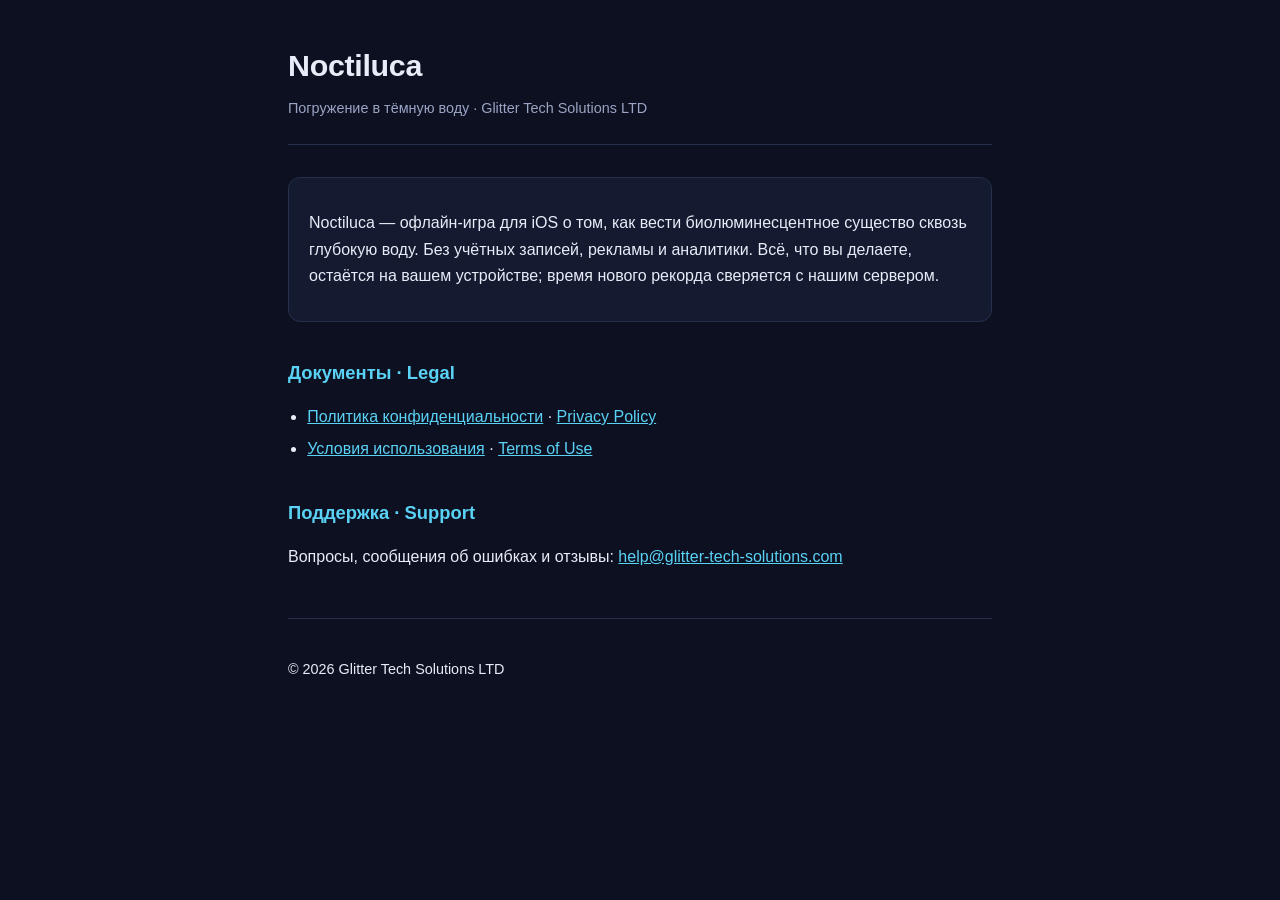
<file: index.html>
<!doctype html>
<html lang="ru">
<head>
<meta charset="utf-8">
<meta name="viewport" content="width=device-width, initial-scale=1">
<title>Noctiluca</title>
<link rel="stylesheet" href="style.css">
</head>
<body>
<main>
<header>
  <h1>Noctiluca</h1>
  <p class="meta">Погружение в тёмную воду · Glitter Tech Solutions LTD</p>
</header>

<div class="card">
  <p>Noctiluca — офлайн-игра для iOS о том, как вести биолюминесцентное существо
  сквозь глубокую воду. Без учётных записей, рекламы и аналитики. Всё, что вы
  делаете, остаётся на вашем устройстве; время нового рекорда сверяется с нашим сервером.</p>
</div>

<h2>Документы · Legal</h2>
<ul>
  <li><a href="privacy.html">Политика конфиденциальности</a> · <a href="privacy-en.html">Privacy Policy</a></li>
  <li><a href="terms.html">Условия использования</a> · <a href="terms-en.html">Terms of Use</a></li>
</ul>

<h2>Поддержка · Support</h2>
<p>Вопросы, сообщения об ошибках и отзывы:
<a href="mailto:help@glitter-tech-solutions.com">help@glitter-tech-solutions.com</a></p>

<footer>
  <p>© 2026 Glitter Tech Solutions LTD</p>
</footer>
</main>
</body>
</html>
</file>
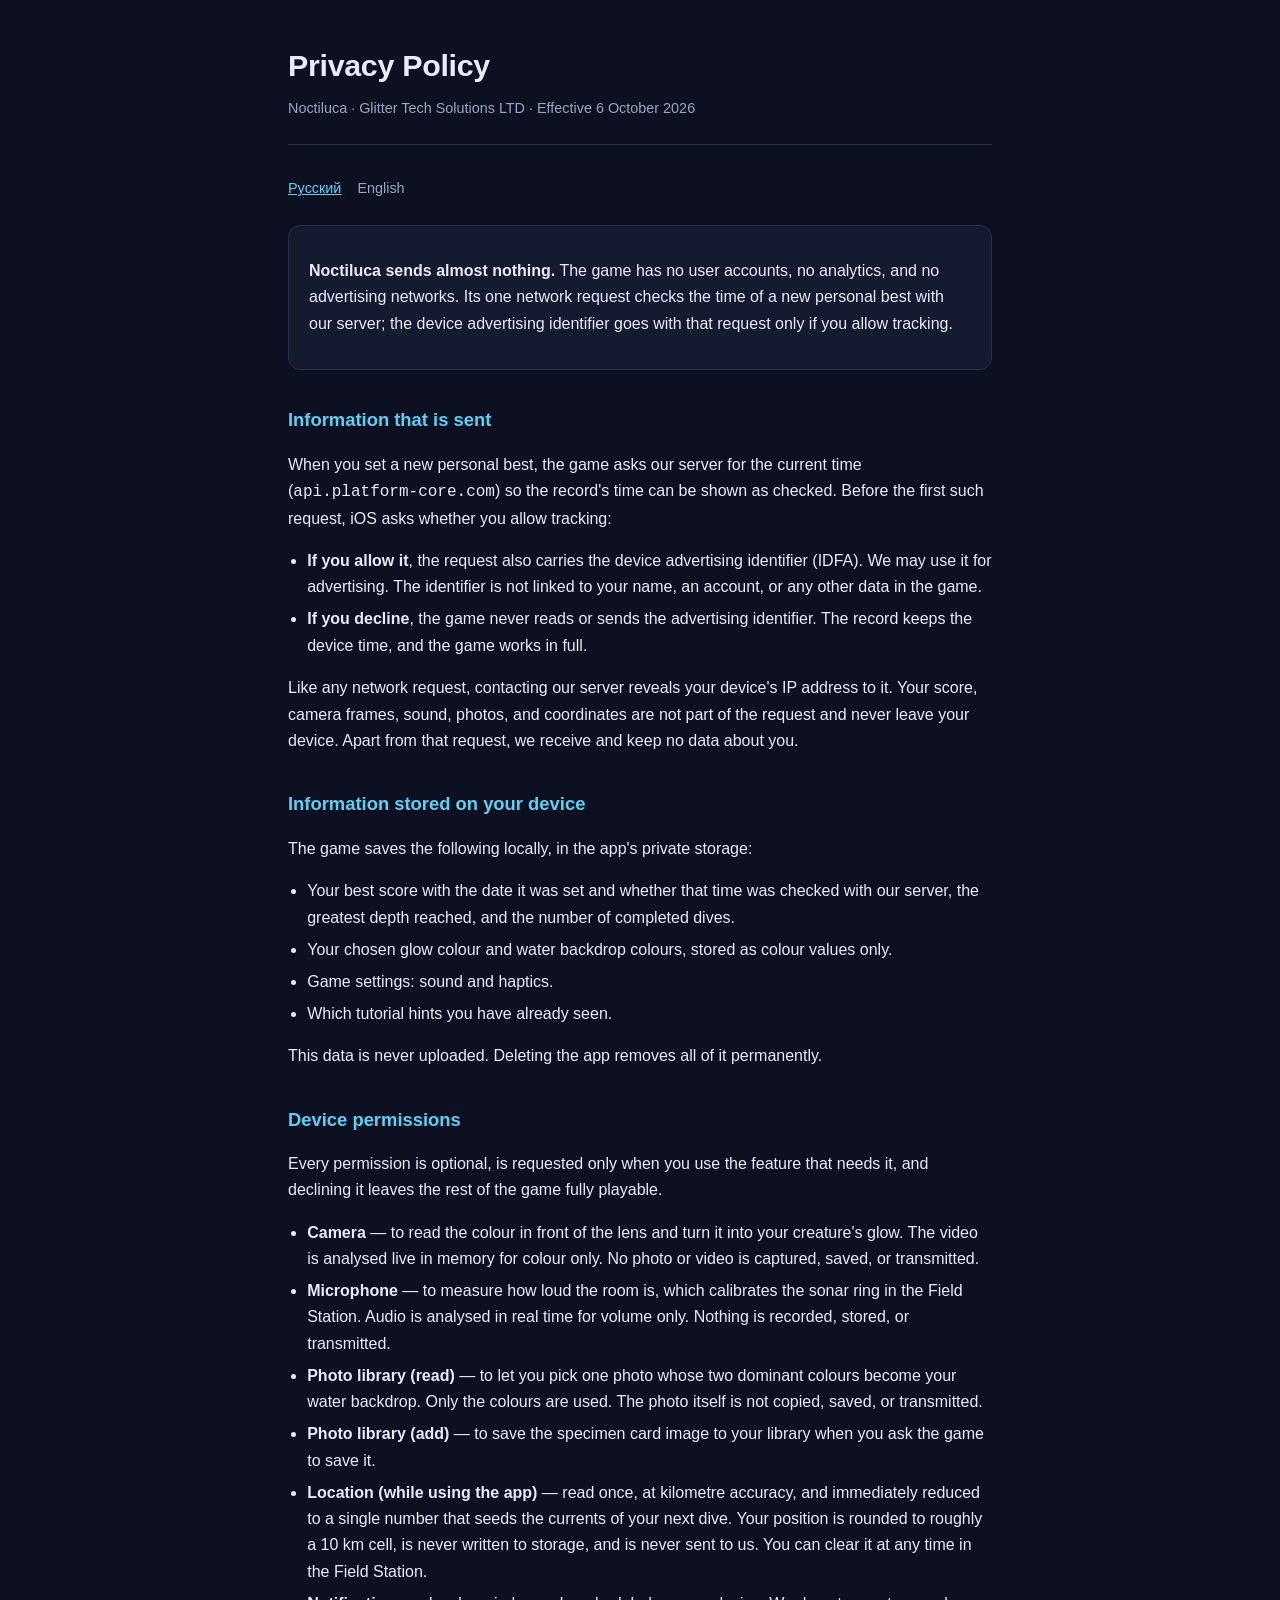
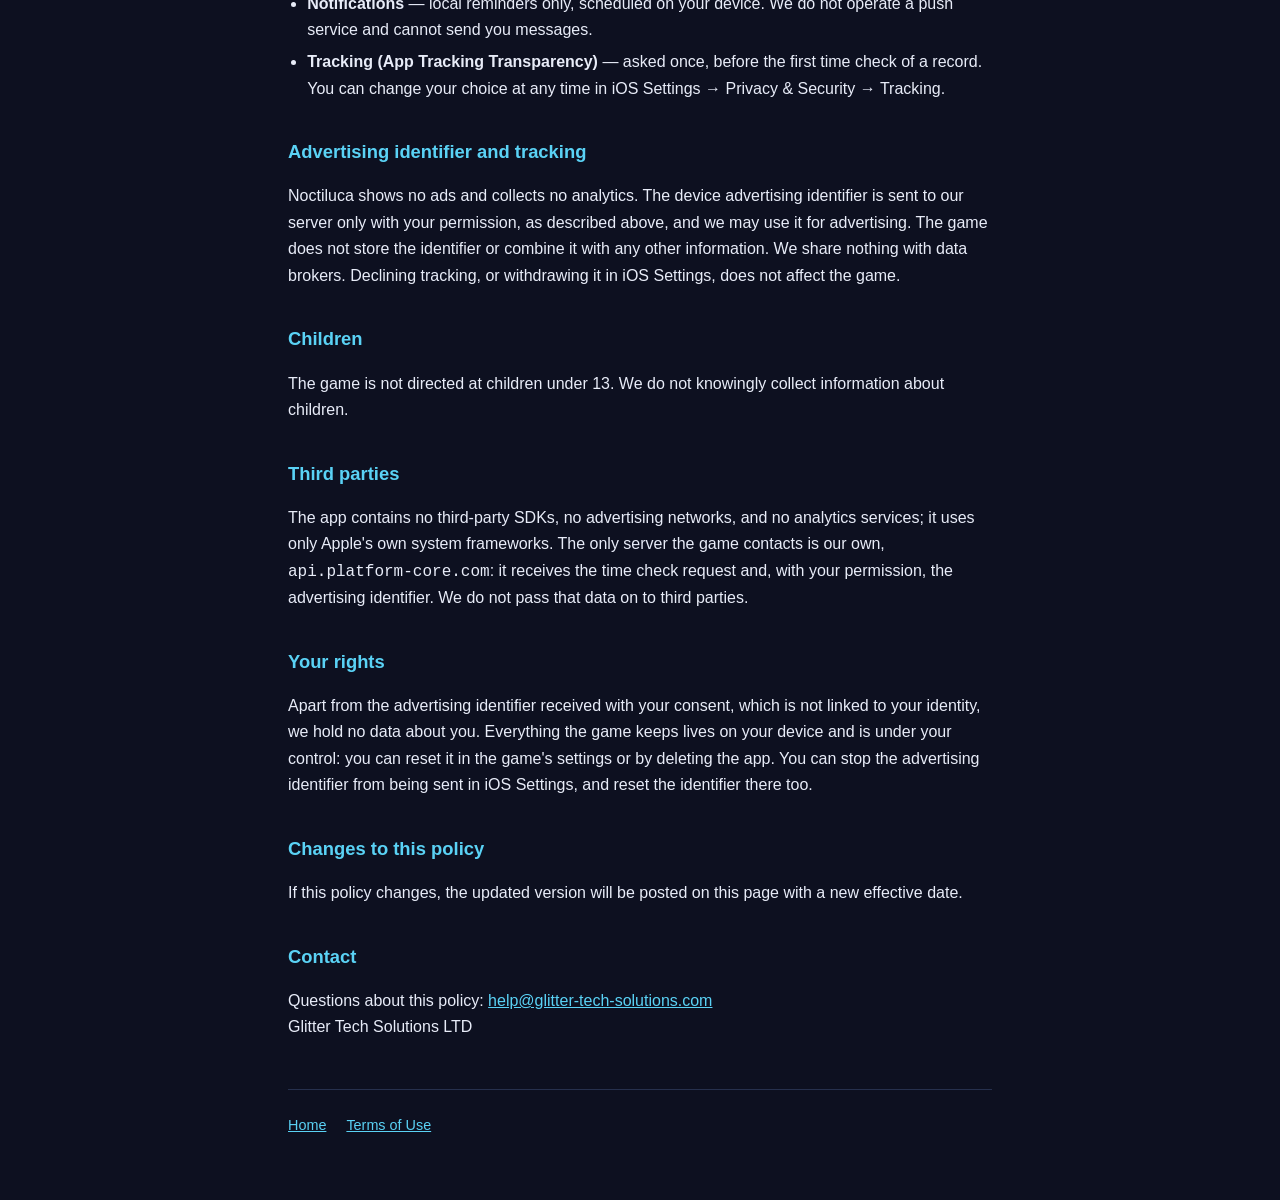
<file: privacy-en.html>
<!doctype html>
<html lang="en">
<head>
<meta charset="utf-8">
<meta name="viewport" content="width=device-width, initial-scale=1">
<title>Noctiluca — Privacy Policy</title>
<link rel="stylesheet" href="style.css">
</head>
<body>
<main>
<header>
  <h1>Privacy Policy</h1>
  <p class="meta">Noctiluca · Glitter Tech Solutions LTD · Effective 6 October 2026</p>
</header>

<p class="langnav"><a href="privacy.html">Русский</a><span class="current">English</span></p>

<div class="card">
  <p><strong>Noctiluca sends almost nothing.</strong> The game has no user accounts, no analytics, and no advertising networks. Its one network
  request checks the time of a new personal best with our server; the device
  advertising identifier goes with that request only if you allow tracking.</p>
</div>

<h2>Information that is sent</h2>
<p>When you set a new personal best, the game asks our server for the current time (<code>api.platform-core.com</code>) so the record's time can
be shown as checked. Before the first such request, iOS asks whether you allow
tracking:</p>
<ul>
  <li><strong>If you allow it</strong>, the request also carries the device advertising
  identifier (IDFA). We may use it for advertising. The identifier is not linked to your
  name, an account, or any other data in the game.</li>
  <li><strong>If you decline</strong>, the game never reads or sends the advertising
  identifier. The record keeps the device time, and the game works in full.</li>
</ul>
<p>Like any network request, contacting our server reveals your device's IP address to
it. Your score, camera frames, sound, photos, and coordinates are not part of the request
and never leave your device. Apart from that request, we receive and keep no data about you.</p>

<h2>Information stored on your device</h2>
<p>The game saves the following locally, in the app's private storage:</p>
<ul>
  <li>Your best score with the date it was set and whether that time was checked with our server,
  the greatest depth reached, and the number of completed dives.</li>
  <li>Your chosen glow colour and water backdrop colours, stored as colour values only.</li>
  <li>Game settings: sound and haptics.</li>
  <li>Which tutorial hints you have already seen.</li>
</ul>
<p>This data is never uploaded. Deleting the app removes all of it permanently.</p>

<h2>Device permissions</h2>
<p>Every permission is optional, is requested only when you use the feature that needs it,
and declining it leaves the rest of the game fully playable.</p>
<ul>
  <li><strong>Camera</strong> — to read the colour in front of the lens and turn it into
  your creature's glow. The video is analysed live in memory for colour only. No photo or
  video is captured, saved, or transmitted.</li>
  <li><strong>Microphone</strong> — to measure how loud the room is, which calibrates the
  sonar ring in the Field Station. Audio is analysed in real time for volume only. Nothing
  is recorded, stored, or transmitted.</li>
  <li><strong>Photo library (read)</strong> — to let you pick one photo whose two dominant
  colours become your water backdrop. Only the colours are used. The photo itself is not
  copied, saved, or transmitted.</li>
  <li><strong>Photo library (add)</strong> — to save the specimen card image to your library
  when you ask the game to save it.</li>
  <li><strong>Location (while using the app)</strong> — read once, at kilometre accuracy,
  and immediately reduced to a single number that seeds the currents of your next dive.
  Your position is rounded to roughly a 10 km cell, is never written to storage, and is
  never sent to us. You can clear it at any time in the Field Station.</li>
  <li><strong>Notifications</strong> — local reminders only, scheduled on your device.
  We do not operate a push service and cannot send you messages.</li>
  <li><strong>Tracking (App Tracking Transparency)</strong> — asked once, before the first
  time check of a record. You can change your choice at any time in iOS Settings →
  Privacy &amp; Security → Tracking.</li>
</ul>

<h2>Advertising identifier and tracking</h2>
<p>Noctiluca shows no ads and collects no analytics. The device advertising identifier is
sent to our server only with your permission, as described above, and we may use it for advertising. The game does not store the identifier or combine it with any other
information. We share nothing with data brokers. Declining tracking, or withdrawing it in
iOS Settings, does not affect the game.</p>

<h2>Children</h2>
<p>The game is not directed at children under 13. We do not knowingly collect information
about children.</p>

<h2>Third parties</h2>
<p>The app contains no third-party SDKs, no advertising networks, and no analytics services;
it uses only Apple's own system frameworks. The only server the game contacts is our own, <code>api.platform-core.com</code>: it receives the time check request and, with your permission, the advertising identifier. We do not pass that data on to third parties.</p>

<h2>Your rights</h2>
<p>Apart from the advertising identifier received with your consent, which is not linked to your identity, we hold no data about you. Everything the game keeps lives on your device and is under your control: you
can reset it in the game's settings or by deleting the app. You can stop the advertising
identifier from being sent in iOS Settings, and reset the identifier there too.</p>

<h2>Changes to this policy</h2>
<p>If this policy changes, the updated version will be posted on this page with a new
effective date.</p>

<h2>Contact</h2>
<p>Questions about this policy: <a href="mailto:help@glitter-tech-solutions.com">help@glitter-tech-solutions.com</a><br>
Glitter Tech Solutions LTD</p>

<footer>
  <nav><a href="index.html">Home</a><a href="terms.html">Terms of Use</a></nav>
</footer>
</main>
</body>
</html>
</file>
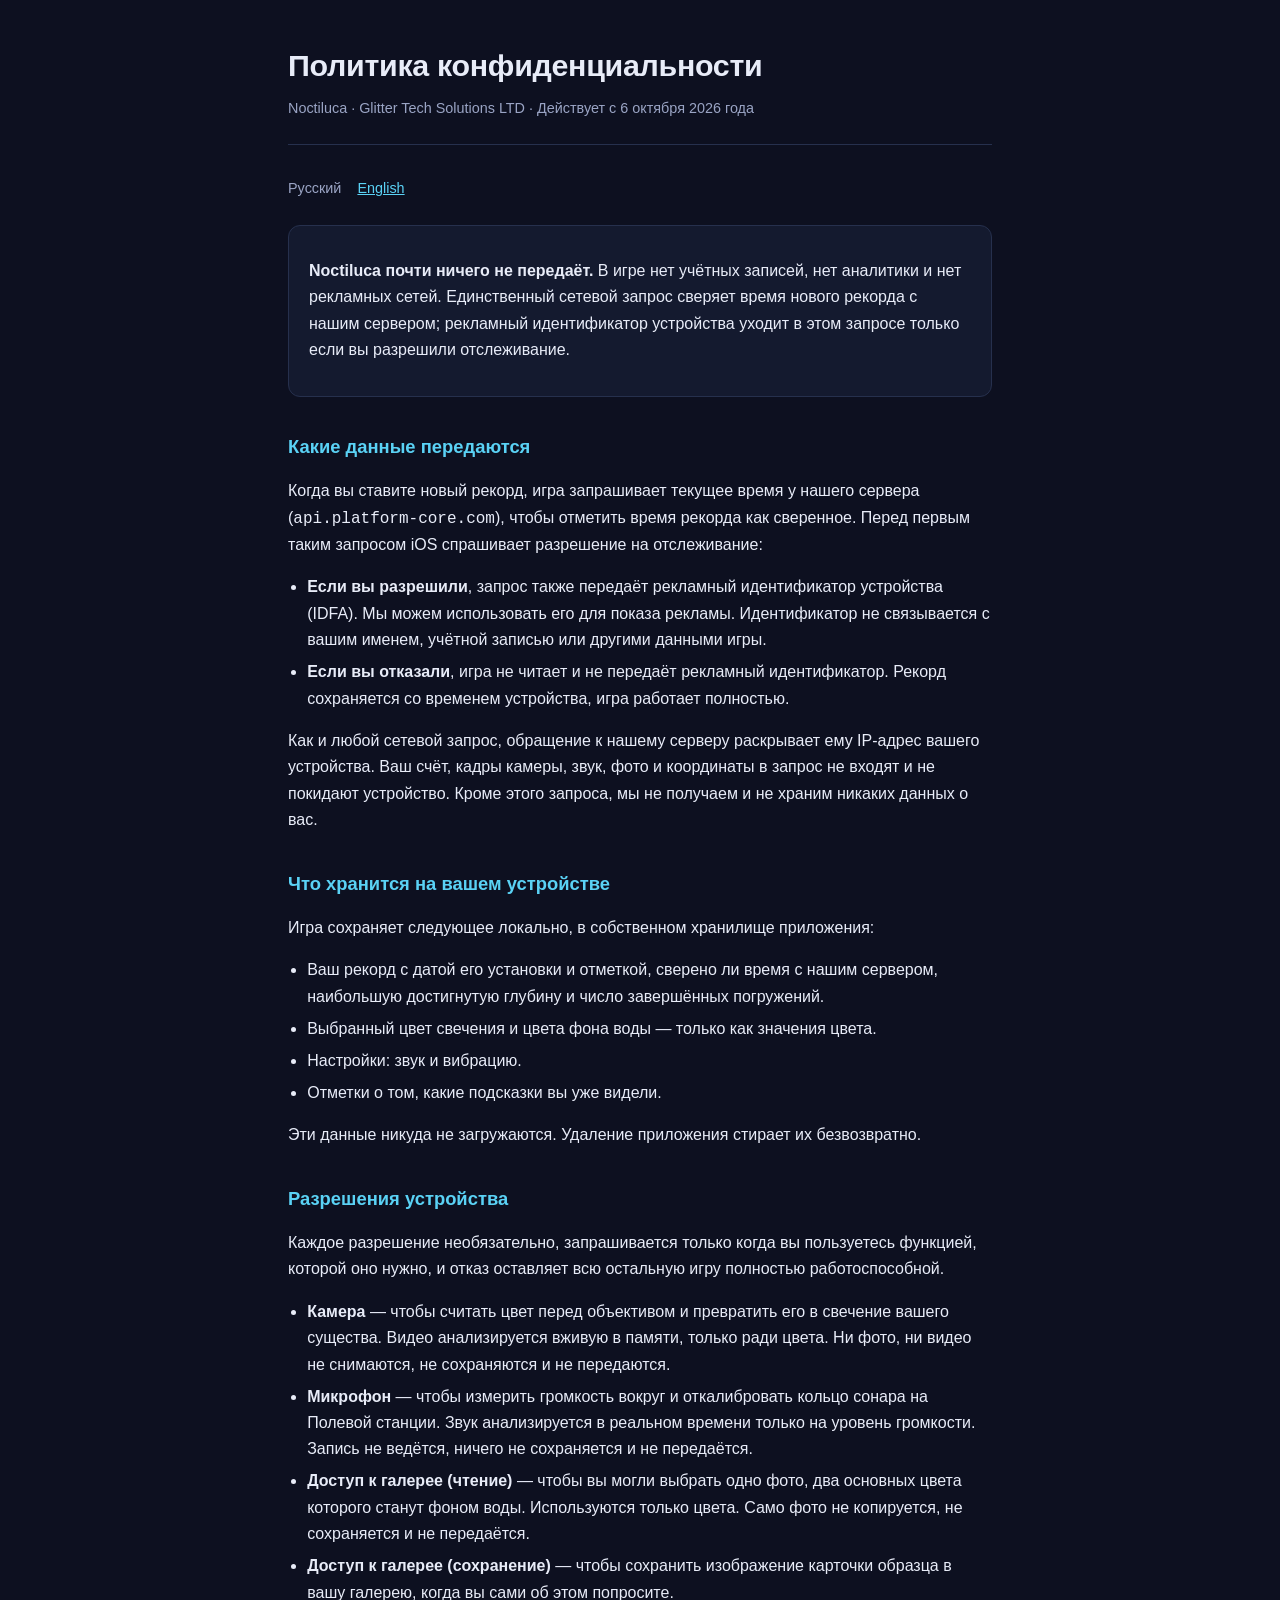
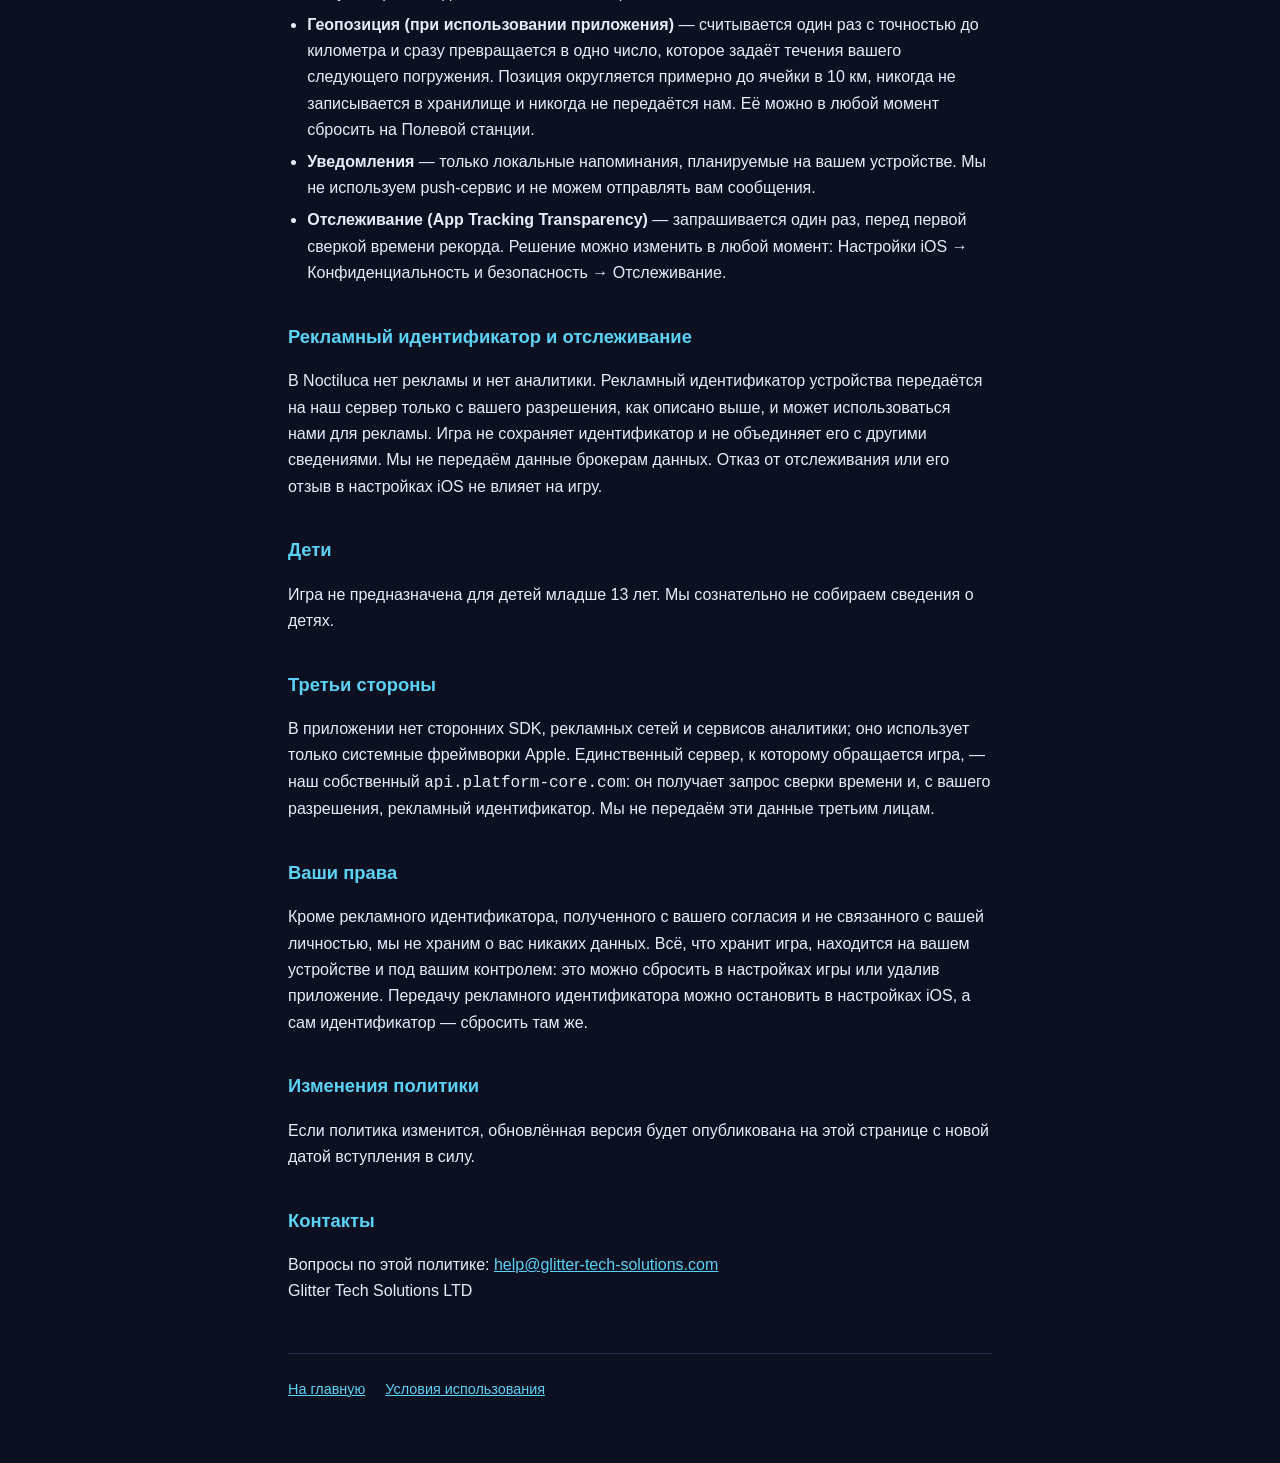
<file: privacy.html>
<!doctype html>
<html lang="ru">
<head>
<meta charset="utf-8">
<meta name="viewport" content="width=device-width, initial-scale=1">
<title>Noctiluca — Политика конфиденциальности</title>
<link rel="stylesheet" href="style.css">
</head>
<body>
<main>
<header>
  <h1>Политика конфиденциальности</h1>
  <p class="meta">Noctiluca · Glitter Tech Solutions LTD · Действует с 6 октября 2026 года</p>
</header>

<p class="langnav"><span class="current">Русский</span><a href="privacy-en.html">English</a></p>

<div class="card">
  <p><strong>Noctiluca почти ничего не передаёт.</strong> В игре нет учётных записей,
  нет аналитики и нет рекламных сетей. Единственный сетевой запрос
  сверяет время нового рекорда с нашим сервером; рекламный идентификатор устройства уходит
  в этом запросе только если вы разрешили отслеживание.</p>
</div>

<h2>Какие данные передаются</h2>
<p>Когда вы ставите новый рекорд, игра запрашивает текущее время у нашего сервера (<code>api.platform-core.com</code>), чтобы отметить время
рекорда как сверенное. Перед первым таким запросом iOS спрашивает разрешение на
отслеживание:</p>
<ul>
  <li><strong>Если вы разрешили</strong>, запрос также передаёт рекламный идентификатор
  устройства (IDFA). Мы можем использовать его для показа рекламы. Идентификатор не
  связывается с вашим именем, учётной записью или другими данными игры.</li>
  <li><strong>Если вы отказали</strong>, игра не читает и не передаёт рекламный
  идентификатор. Рекорд сохраняется со временем устройства, игра работает полностью.</li>
</ul>
<p>Как и любой сетевой запрос, обращение к нашему серверу раскрывает ему IP-адрес вашего
устройства. Ваш счёт, кадры камеры, звук, фото и координаты в запрос не входят и не
покидают устройство. Кроме этого запроса, мы не получаем и не храним никаких данных о вас.</p>

<h2>Что хранится на вашем устройстве</h2>
<p>Игра сохраняет следующее локально, в собственном хранилище приложения:</p>
<ul>
  <li>Ваш рекорд с датой его установки и отметкой, сверено ли время с нашим сервером, наибольшую
  достигнутую глубину и число завершённых погружений.</li>
  <li>Выбранный цвет свечения и цвета фона воды — только как значения цвета.</li>
  <li>Настройки: звук и вибрацию.</li>
  <li>Отметки о том, какие подсказки вы уже видели.</li>
</ul>
<p>Эти данные никуда не загружаются. Удаление приложения стирает их безвозвратно.</p>

<h2>Разрешения устройства</h2>
<p>Каждое разрешение необязательно, запрашивается только когда вы пользуетесь функцией,
которой оно нужно, и отказ оставляет всю остальную игру полностью работоспособной.</p>
<ul>
  <li><strong>Камера</strong> — чтобы считать цвет перед объективом и превратить его
  в свечение вашего существа. Видео анализируется вживую в памяти, только ради цвета.
  Ни фото, ни видео не снимаются, не сохраняются и не передаются.</li>
  <li><strong>Микрофон</strong> — чтобы измерить громкость вокруг и откалибровать кольцо
  сонара на Полевой станции. Звук анализируется в реальном времени только на уровень
  громкости. Запись не ведётся, ничего не сохраняется и не передаётся.</li>
  <li><strong>Доступ к галерее (чтение)</strong> — чтобы вы могли выбрать одно фото,
  два основных цвета которого станут фоном воды. Используются только цвета. Само фото
  не копируется, не сохраняется и не передаётся.</li>
  <li><strong>Доступ к галерее (сохранение)</strong> — чтобы сохранить изображение
  карточки образца в вашу галерею, когда вы сами об этом попросите.</li>
  <li><strong>Геопозиция (при использовании приложения)</strong> — считывается один раз
  с точностью до километра и сразу превращается в одно число, которое задаёт течения
  вашего следующего погружения. Позиция округляется примерно до ячейки в 10 км, никогда
  не записывается в хранилище и никогда не передаётся нам. Её можно в любой момент
  сбросить на Полевой станции.</li>
  <li><strong>Уведомления</strong> — только локальные напоминания, планируемые на вашем
  устройстве. Мы не используем push-сервис и не можем отправлять вам сообщения.</li>
  <li><strong>Отслеживание (App Tracking Transparency)</strong> — запрашивается один раз,
  перед первой сверкой времени рекорда. Решение можно изменить в любой момент:
  Настройки iOS → Конфиденциальность и безопасность → Отслеживание.</li>
</ul>

<h2>Рекламный идентификатор и отслеживание</h2>
<p>В Noctiluca нет рекламы и нет аналитики. Рекламный идентификатор устройства
передаётся на наш сервер только с вашего разрешения, как описано выше, и может использоваться нами для рекламы. Игра не сохраняет идентификатор и не объединяет его с другими сведениями.
Мы не передаём данные брокерам данных. Отказ от отслеживания или его отзыв в настройках
iOS не влияет на игру.</p>

<h2>Дети</h2>
<p>Игра не предназначена для детей младше 13 лет. Мы сознательно не собираем сведения
о детях.</p>

<h2>Третьи стороны</h2>
<p>В приложении нет сторонних SDK, рекламных сетей и сервисов аналитики; оно использует
только системные фреймворки Apple. Единственный сервер, к которому обращается игра, — наш собственный <code>api.platform-core.com</code>: он получает запрос сверки времени и, с вашего разрешения, рекламный идентификатор. Мы не передаём эти данные третьим лицам.</p>

<h2>Ваши права</h2>
<p>Кроме рекламного идентификатора, полученного с вашего согласия и не связанного с вашей личностью, мы не храним о вас никаких данных. Всё, что хранит игра, находится на вашем устройстве и под вашим
контролем: это можно сбросить в настройках игры или удалив приложение. Передачу
рекламного идентификатора можно остановить в настройках iOS, а сам идентификатор —
сбросить там же.</p>

<h2>Изменения политики</h2>
<p>Если политика изменится, обновлённая версия будет опубликована на этой странице
с новой датой вступления в силу.</p>

<h2>Контакты</h2>
<p>Вопросы по этой политике: <a href="mailto:help@glitter-tech-solutions.com">help@glitter-tech-solutions.com</a><br>
Glitter Tech Solutions LTD</p>

<footer>
  <nav><a href="index.html">На главную</a><a href="terms.html">Условия использования</a></nav>
</footer>
</main>
</body>
</html>
</file>
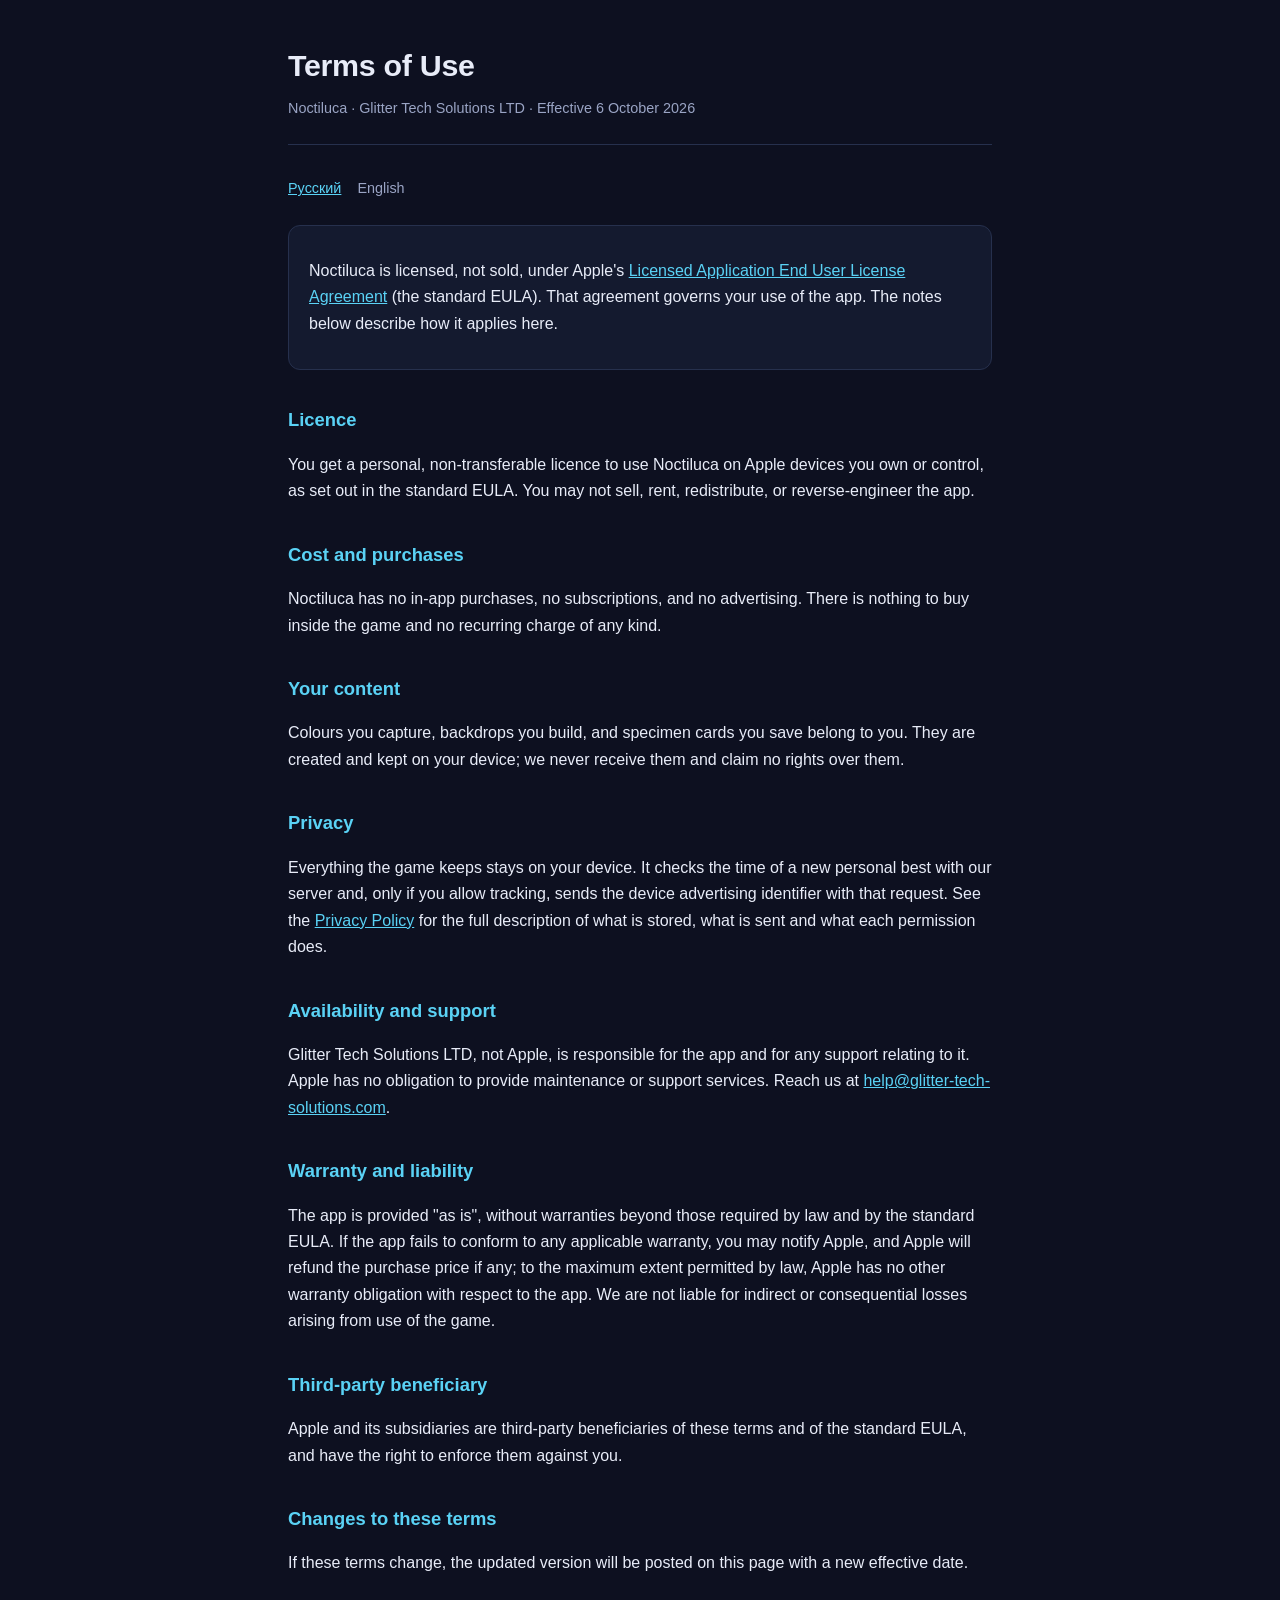
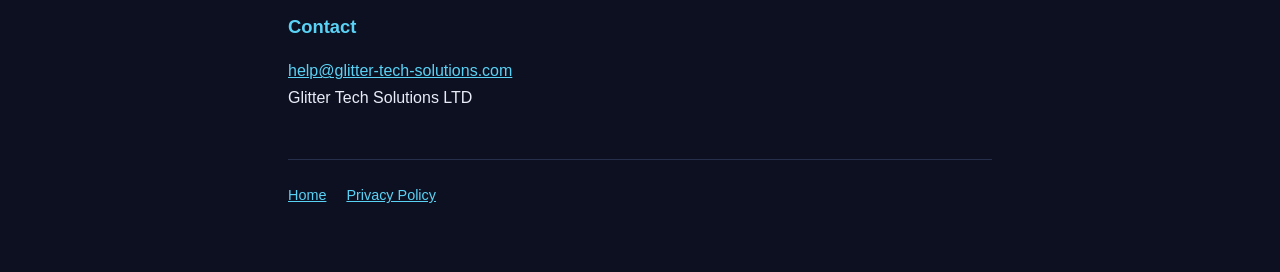
<file: terms-en.html>
<!doctype html>
<html lang="en">
<head>
<meta charset="utf-8">
<meta name="viewport" content="width=device-width, initial-scale=1">
<title>Noctiluca — Terms of Use</title>
<link rel="stylesheet" href="style.css">
</head>
<body>
<main>
<header>
  <h1>Terms of Use</h1>
  <p class="meta">Noctiluca · Glitter Tech Solutions LTD · Effective 6 October 2026</p>
</header>

<p class="langnav"><a href="terms.html">Русский</a><span class="current">English</span></p>

<div class="card">
  <p>Noctiluca is licensed, not sold, under Apple's
  <a href="https://www.apple.com/legal/internet-services/itunes/dev/stdeula/">Licensed
  Application End User License Agreement</a> (the standard EULA). That agreement governs
  your use of the app. The notes below describe how it applies here.</p>
</div>

<h2>Licence</h2>
<p>You get a personal, non-transferable licence to use Noctiluca on Apple devices you own
or control, as set out in the standard EULA. You may not sell, rent, redistribute, or
reverse-engineer the app.</p>

<h2>Cost and purchases</h2>
<p>Noctiluca has no in-app purchases, no subscriptions, and no advertising. There is
nothing to buy inside the game and no recurring charge of any kind.</p>

<h2>Your content</h2>
<p>Colours you capture, backdrops you build, and specimen cards you save belong to you.
They are created and kept on your device; we never receive them and claim no rights
over them.</p>

<h2>Privacy</h2>
<p>Everything the game keeps stays on your device. It checks the time of a new personal best
with our server and, only if you allow tracking, sends the device advertising identifier
with that request. See the <a href="privacy-en.html">Privacy Policy</a> for the full
description of what is stored, what is sent and what each permission does.</p>

<h2>Availability and support</h2>
<p>Glitter Tech Solutions LTD, not Apple, is responsible for the app and for any support
relating to it. Apple has no obligation to provide maintenance or support services.
Reach us at <a href="mailto:help@glitter-tech-solutions.com">help@glitter-tech-solutions.com</a>.</p>

<h2>Warranty and liability</h2>
<p>The app is provided "as is", without warranties beyond those required by law and by
the standard EULA. If the app fails to conform to any applicable warranty, you may notify
Apple, and Apple will refund the purchase price if any; to the maximum extent permitted by
law, Apple has no other warranty obligation with respect to the app. We are not liable for
indirect or consequential losses arising from use of the game.</p>

<h2>Third-party beneficiary</h2>
<p>Apple and its subsidiaries are third-party beneficiaries of these terms and of the
standard EULA, and have the right to enforce them against you.</p>

<h2>Changes to these terms</h2>
<p>If these terms change, the updated version will be posted on this page with a new
effective date.</p>

<h2>Contact</h2>
<p><a href="mailto:help@glitter-tech-solutions.com">help@glitter-tech-solutions.com</a><br>
Glitter Tech Solutions LTD</p>

<footer>
  <nav><a href="index.html">Home</a><a href="privacy.html">Privacy Policy</a></nav>
</footer>
</main>
</body>
</html>
</file>
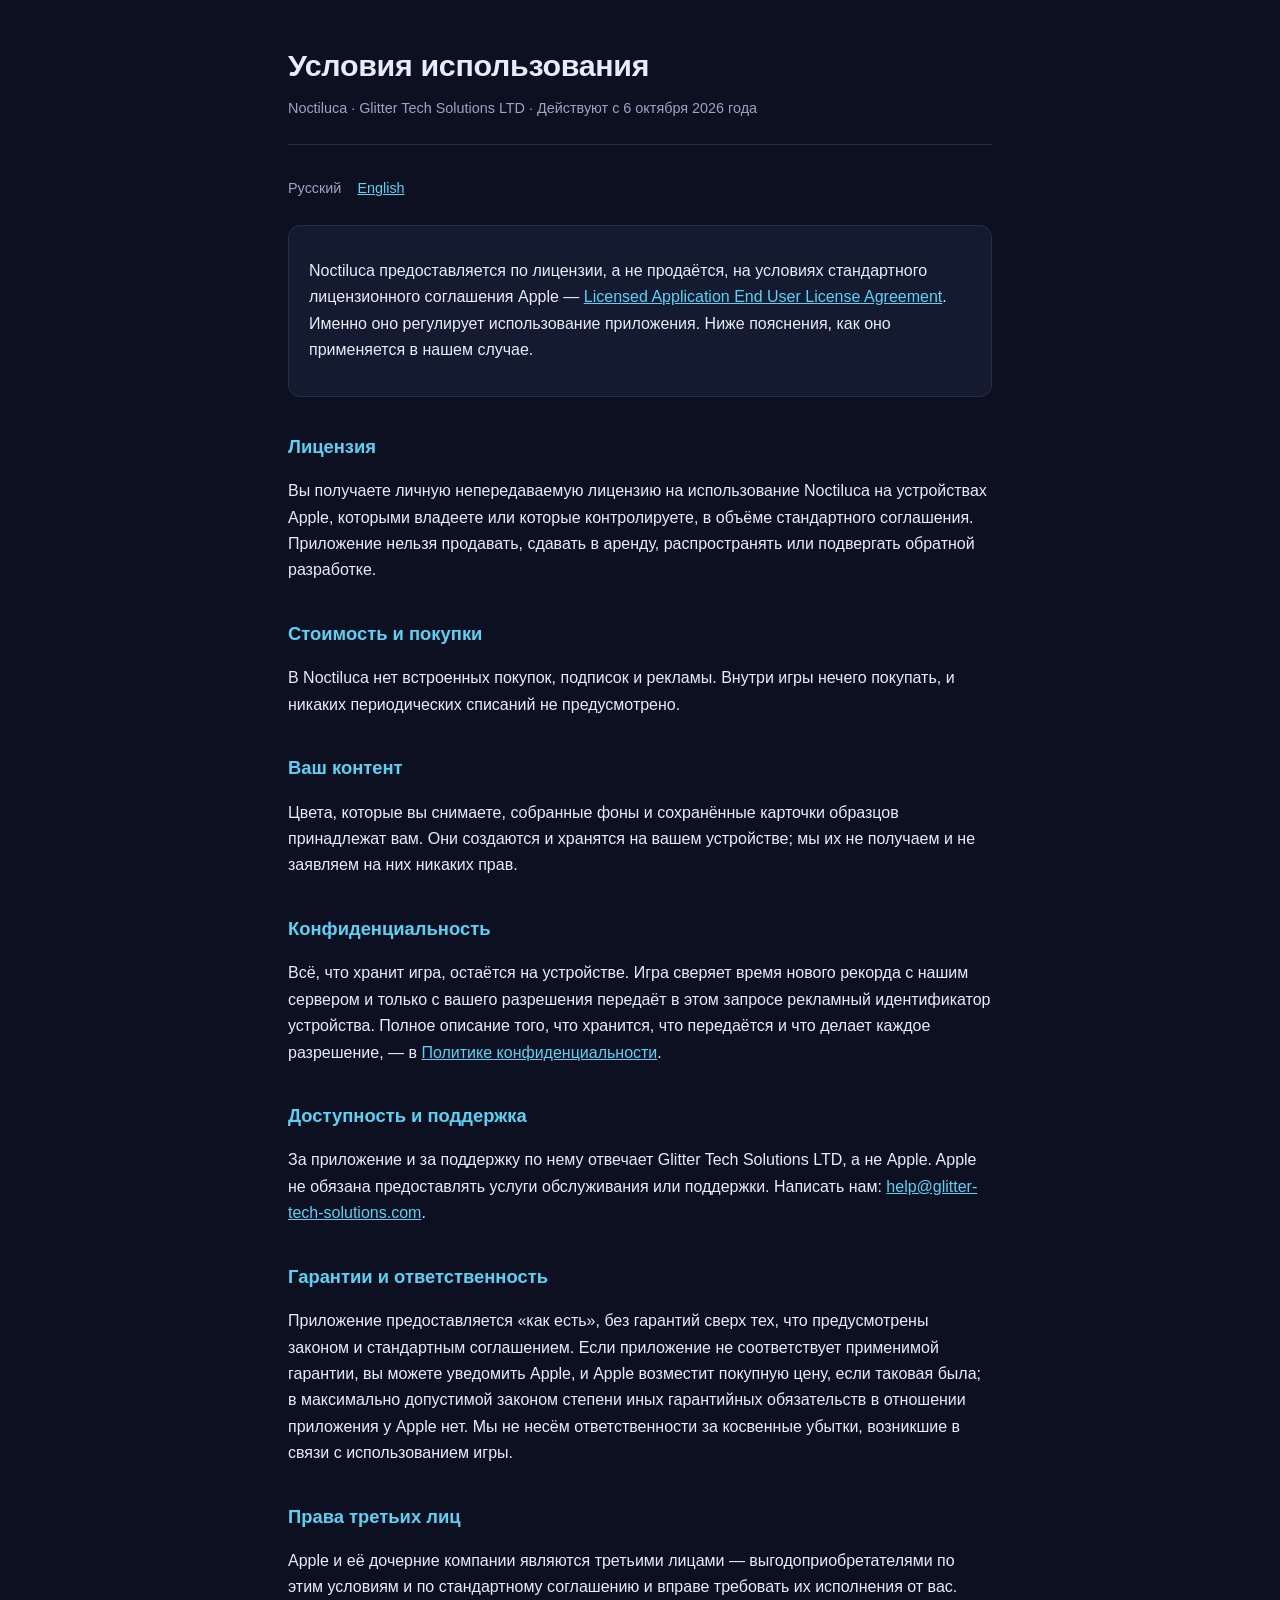
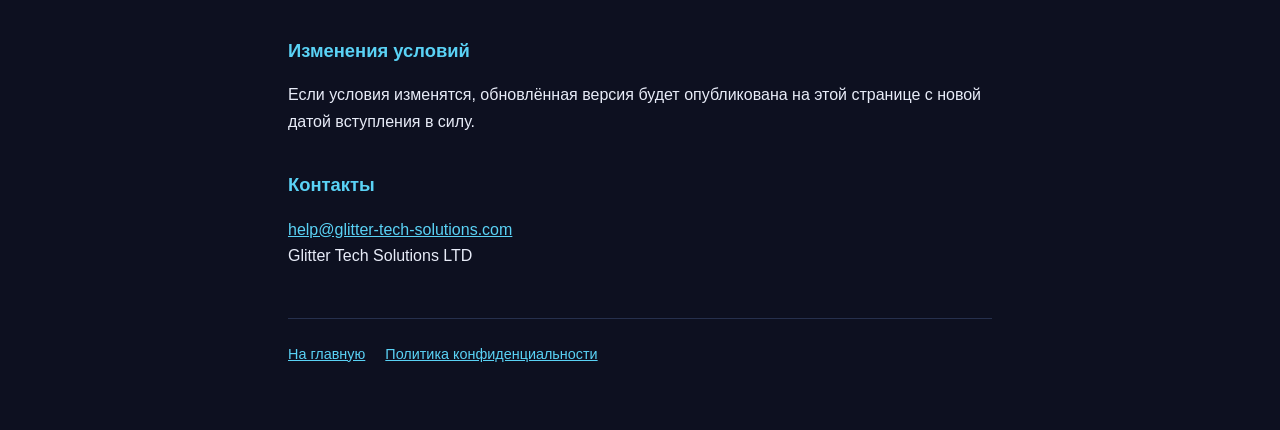
<file: terms.html>
<!doctype html>
<html lang="ru">
<head>
<meta charset="utf-8">
<meta name="viewport" content="width=device-width, initial-scale=1">
<title>Noctiluca — Условия использования</title>
<link rel="stylesheet" href="style.css">
</head>
<body>
<main>
<header>
  <h1>Условия использования</h1>
  <p class="meta">Noctiluca · Glitter Tech Solutions LTD · Действуют с 6 октября 2026 года</p>
</header>

<p class="langnav"><span class="current">Русский</span><a href="terms-en.html">English</a></p>

<div class="card">
  <p>Noctiluca предоставляется по лицензии, а не продаётся, на условиях стандартного
  лицензионного соглашения Apple —
  <a href="https://www.apple.com/legal/internet-services/itunes/dev/stdeula/">Licensed
  Application End User License Agreement</a>. Именно оно регулирует использование
  приложения. Ниже пояснения, как оно применяется в нашем случае.</p>
</div>

<h2>Лицензия</h2>
<p>Вы получаете личную непередаваемую лицензию на использование Noctiluca на устройствах
Apple, которыми владеете или которые контролируете, в объёме стандартного соглашения.
Приложение нельзя продавать, сдавать в аренду, распространять или подвергать обратной
разработке.</p>

<h2>Стоимость и покупки</h2>
<p>В Noctiluca нет встроенных покупок, подписок и рекламы. Внутри игры нечего покупать,
и никаких периодических списаний не предусмотрено.</p>

<h2>Ваш контент</h2>
<p>Цвета, которые вы снимаете, собранные фоны и сохранённые карточки образцов принадлежат
вам. Они создаются и хранятся на вашем устройстве; мы их не получаем и не заявляем на них
никаких прав.</p>

<h2>Конфиденциальность</h2>
<p>Всё, что хранит игра, остаётся на устройстве. Игра сверяет время нового рекорда с нашим сервером и только с вашего разрешения передаёт в этом запросе рекламный идентификатор
устройства. Полное описание того, что хранится, что передаётся и что делает каждое
разрешение, — в <a href="privacy.html">Политике конфиденциальности</a>.</p>

<h2>Доступность и поддержка</h2>
<p>За приложение и за поддержку по нему отвечает Glitter Tech Solutions LTD, а не Apple.
Apple не обязана предоставлять услуги обслуживания или поддержки. Написать нам:
<a href="mailto:help@glitter-tech-solutions.com">help@glitter-tech-solutions.com</a>.</p>

<h2>Гарантии и ответственность</h2>
<p>Приложение предоставляется «как есть», без гарантий сверх тех, что предусмотрены
законом и стандартным соглашением. Если приложение не соответствует применимой гарантии,
вы можете уведомить Apple, и Apple возместит покупную цену, если таковая была;
в максимально допустимой законом степени иных гарантийных обязательств в отношении
приложения у Apple нет. Мы не несём ответственности за косвенные убытки, возникшие
в связи с использованием игры.</p>

<h2>Права третьих лиц</h2>
<p>Apple и её дочерние компании являются третьими лицами — выгодоприобретателями по этим
условиям и по стандартному соглашению и вправе требовать их исполнения от вас.</p>

<h2>Изменения условий</h2>
<p>Если условия изменятся, обновлённая версия будет опубликована на этой странице с новой
датой вступления в силу.</p>

<h2>Контакты</h2>
<p><a href="mailto:help@glitter-tech-solutions.com">help@glitter-tech-solutions.com</a><br>
Glitter Tech Solutions LTD</p>

<footer>
  <nav><a href="index.html">На главную</a><a href="privacy.html">Политика конфиденциальности</a></nav>
</footer>
</main>
</body>
</html>
</file>
<file: style.css>
:root {
  --bg: #0d1020;
  --panel: #141a2f;
  --ink: #e8ecf8;
  --muted: #9aa4c4;
  --accent: #5ad2f5;
  --line: #26304d;
}
* { box-sizing: border-box; }
body {
  margin: 0;
  padding: 2.5rem 1.25rem 4rem;
  background: var(--bg);
  color: var(--ink);
  font: 16px/1.65 -apple-system, BlinkMacSystemFont, "Segoe UI", Roboto, sans-serif;
}
main { max-width: 44rem; margin: 0 auto; }
header { border-bottom: 1px solid var(--line); padding-bottom: 1.5rem; margin-bottom: 2rem; }
h1 { font-size: 1.9rem; margin: 0 0 .4rem; letter-spacing: -.01em; }
h2 { font-size: 1.15rem; margin: 2.2rem 0 .6rem; color: var(--accent); }
p, li { color: var(--ink); }
.meta { color: var(--muted); font-size: .9rem; margin: 0; }
ul { padding-left: 1.2rem; }
li { margin: .35rem 0; }
a { color: var(--accent); }
.card { background: var(--panel); border: 1px solid var(--line); border-radius: 12px; padding: 1rem 1.25rem; margin: 1.5rem 0; }
footer { margin-top: 3rem; padding-top: 1.5rem; border-top: 1px solid var(--line); color: var(--muted); font-size: .9rem; }
nav a { margin-right: 1.25rem; }
.langnav { margin: 0 0 1.5rem; font-size: .9rem; }
.langnav a { margin-right: 1rem; }
.langnav .current { color: var(--muted); margin-right: 1rem; }
</file>
